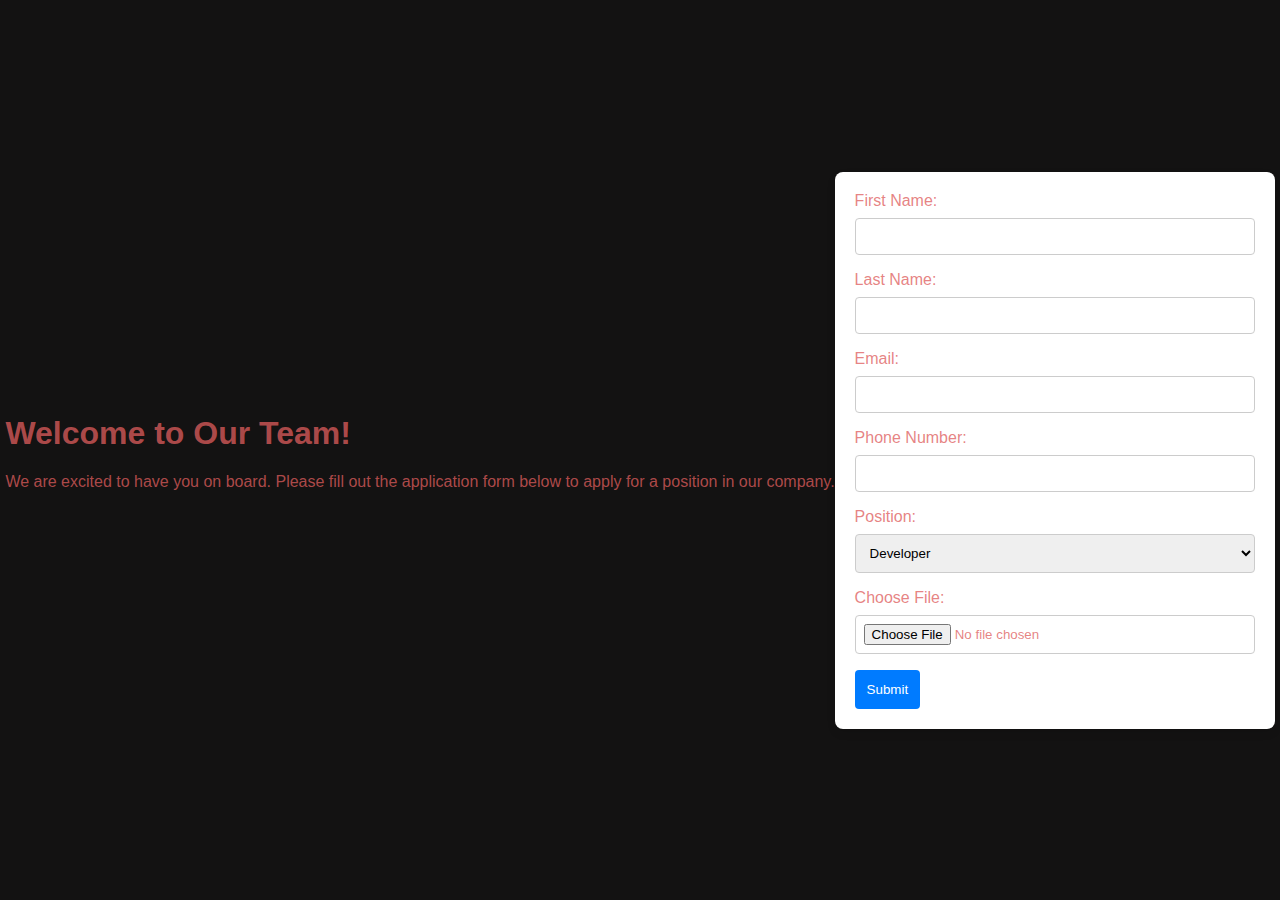
<file: PC TECH/apply.html>
<!DOCTYPE html>
<html lang="en">
<head>
    <meta charset="UTF-8">
    <meta name="viewport" content="width=device-width, initial-scale=1.0">
    <title>Application Form</title>
    <link rel="icon" href="images/logopc.png" type="image/x-icon">
    <style>
        body {
            font-family: Arial, sans-serif;
            margin: 0;
            padding: 0;
            background-color: #131212;
            color: #de5c5cc4;
            display: flex;
            justify-content: center;
            align-items: center;
            height: 100vh;
        }

        form {
            background-color: #fff;
            padding: 20px;
            border-radius: 8px;
            box-shadow: 0 4px 8px rgba(0, 0, 0, 0.1);
            max-width: 400px;
            width: 100%;
        }

        label {
            display: block;
            margin-bottom: 8px;
        }

        input, select {
            width: 100%;
            padding: 10px;
            margin-bottom: 16px;
            border: 1px solid #ccc;
            border-radius: 4px;
            box-sizing: border-box;
        }

        input[type="file"] {
            padding: 8px;
        }

        button {
            background-color: #007bff;
            color: white;
            padding: 12px;
            border: none;
            border-radius: 4px;
            cursor: pointer;
        }

        button:hover {
            background-color: #0056b3;
        }
    </style>
</head>
<body>

    <div>
        <h1>Welcome to Our Team!</h1>
        <p>We are excited to have you on board. Please fill out the application form below to apply 
            for a position in our company.</p>
    </div>

    <form>
        <label for="firstName">First Name:</label>
        <input type="text" id="firstName" name="firstName" required>

        <label for="lastName">Last Name:</label>
        <input type="text" id="lastName" name="lastName" required>

        <label for="email">Email:</label>
        <input type="email" id="email" name="email" required>

        <label for="phoneNumber">Phone Number:</label>
        <input type="tel" id="phoneNumber" name="phoneNumber" required>

        <label for="position">Position:</label>
        <select id="position" name="position" required>
            <option value="developer">Developer</option>
            <option value="designer">Designer</option>
            <option value="manager">Manager</option>
        </select>

        <label for="file">Choose File:</label>
        <input type="file" id="file" name="file">

        <button type="submit">Submit</button>
    </form>

</body>
</html>
</file>
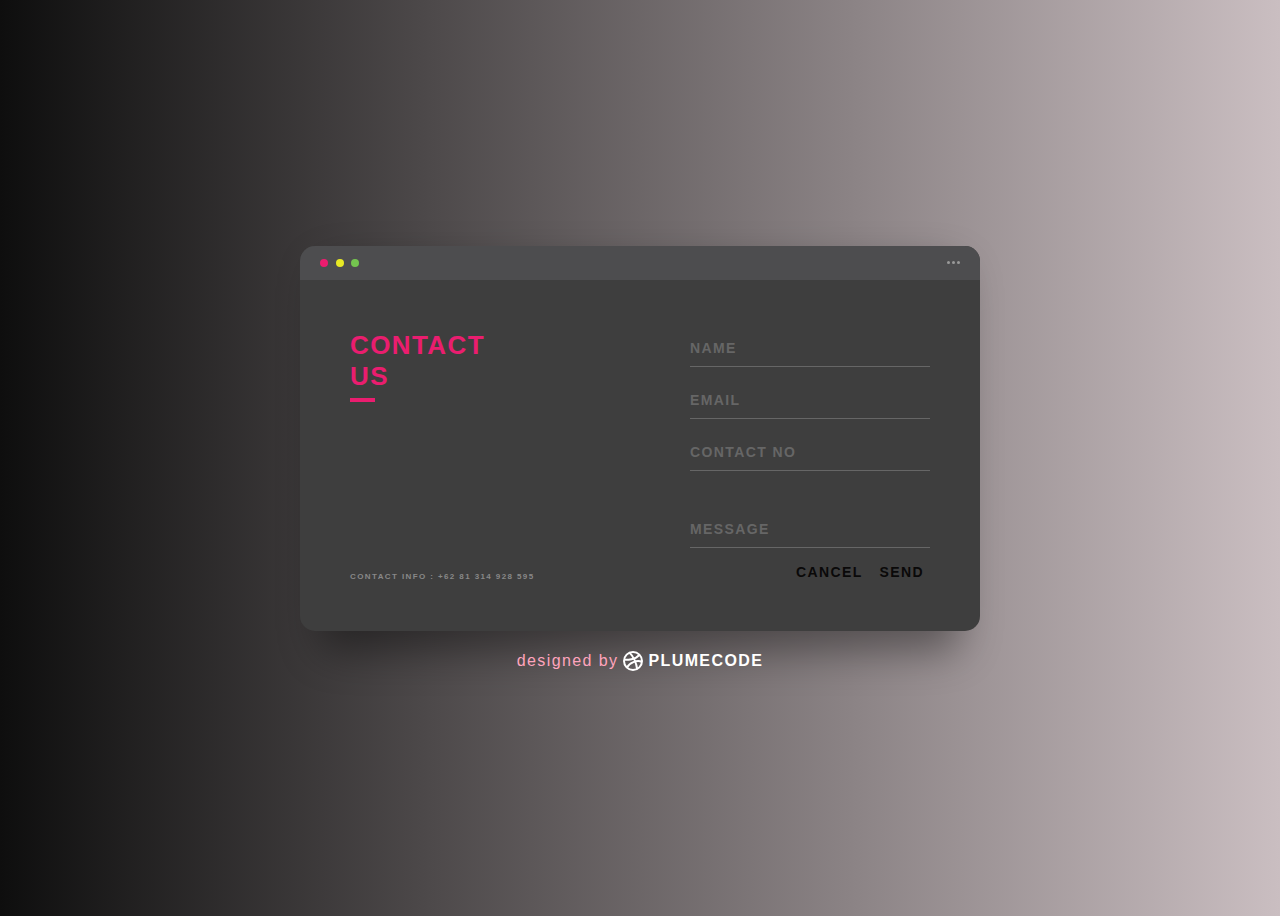
<file: PC TECH/contact.html>
<!DOCTYPE html>
<html lang="en">
<head>
    <meta charset="UTF-8">
    <meta name="viewport" content="width=device-width, initial-scale=1.0">
    <link rel="icon" href="images/logopc.png" type="image/x-icon">
    <title>contact</title>

    <style>
        *, *:before, *:after {
  box-sizing: border-box;
  -webkit-font-smoothing: antialiased;
  -moz-osx-font-smoothing: grayscale;
}

body {
  background: linear-gradient(to right, #0e0e0e 0%, #cabec1 100%);
  font-size: 12px;
}

body, button, input {
  font-family: 'Montserrat', sans-serif;
  font-weight: 700;
  letter-spacing: 1.4px;
}

.background {
  display: flex;
  min-height: 100vh;
}

.container {
  flex: 0 1 700px;
  margin: auto;
  padding: 10px;
}

.screen {
  position: relative;
  background: #3e3e3e;
  border-radius: 15px;
}

.screen:after {
  content: '';
  display: block;
  position: absolute;
  top: 0;
  left: 20px;
  right: 20px;
  bottom: 0;
  border-radius: 15px;
  box-shadow: 0 20px 40px rgba(0, 0, 0, .4);
  z-index: -1;
}

.screen-header {
  display: flex;
  align-items: center;
  padding: 10px 20px;
  background: #4d4d4f;
  border-top-left-radius: 15px;
  border-top-right-radius: 15px;
}

.screen-header-left {
  margin-right: auto;
}

.screen-header-button {
  display: inline-block;
  width: 8px;
  height: 8px;
  margin-right: 3px;
  border-radius: 8px;
  background: white;
}

.screen-header-button.close {
  background: #ed1c6f;
}

.screen-header-button.maximize {
  background: #e8e925;
}

.screen-header-button.minimize {
  background: #74c54f;
}

.screen-header-right {
  display: flex;
}

.screen-header-ellipsis {
  width: 3px;
  height: 3px;
  margin-left: 2px;
  border-radius: 8px;
  background: #999;
}

.screen-body {
  display: flex;
}

.screen-body-item {
  flex: 1;
  padding: 50px;
}

.screen-body-item.left {
  display: flex;
  flex-direction: column;
}

.app-title {
  display: flex;
  flex-direction: column;
  position: relative;
  color: #ea1d6f;
  font-size: 26px;
}

.app-title:after {
  content: '';
  display: block;
  position: absolute;
  left: 0;
  bottom: -10px;
  width: 25px;
  height: 4px;
  background: #ea1d6f;
}

.app-contact {
  margin-top: auto;
  font-size: 8px;
  color: #888;
}

.app-form-group {
  margin-bottom: 15px;
}

.app-form-group.message {
  margin-top: 40px;
}

.app-form-group.buttons {
  margin-bottom: 0;
  text-align: right;
}

.app-form-control {
  width: 100%;
  padding: 10px 0;
  background: none;
  border: none;
  border-bottom: 1px solid #666;
  color: #ddd;
  font-size: 14px;
  text-transform: uppercase;
  outline: none;
  transition: border-color .2s;
}

.app-form-control::placeholder {
  color: #666;
}

.app-form-control:focus {
  border-bottom-color: #ddd;
}

.app-form-button {
  background: none;
  border: none;
  color: #0a0909;
  font-size: 14px;
  cursor: pointer;
  outline: none;
}

.app-form-button:hover {
  color: #b9134f;
}

.credits {
  display: flex;
  justify-content: center;
  align-items: center;
  margin-top: 20px;
  color: #ffa4bd;
  font-family: 'Roboto Condensed', sans-serif;
  font-size: 16px;
  font-weight: normal;
}

.credits-link {
  display: flex;
  align-items: center;
  color: #fff;
  font-weight: bold;
  text-decoration: none;
}

.dribbble {
  width: 20px;
  height: 20px;
  margin: 0 5px;
}

@media screen and (max-width: 520px) {
  .screen-body {
    flex-direction: column;
  }

  .screen-body-item.left {
    margin-bottom: 30px;
  }

  .app-title {
    flex-direction: row;
  }

  .app-title span {
    margin-right: 12px;
  }

  .app-title:after {
    display: none;
  }
}

@media screen and (max-width: 600px) {
  .screen-body {
    padding: 40px;
  }

  .screen-body-item {
    padding: 0;
  }
}

    </style>
</head>
<body>
    
        <div class="background">
            <div class="container">
              <div class="screen">
                <div class="screen-header">
                  <div class="screen-header-left">
                    <div class="screen-header-button close"></div>
                    <div class="screen-header-button maximize"></div>
                    <div class="screen-header-button minimize"></div>
                  </div>
                  <div class="screen-header-right">
                    <div class="screen-header-ellipsis"></div>
                    <div class="screen-header-ellipsis"></div>
                    <div class="screen-header-ellipsis"></div>
                  </div>
                </div>
                <div class="screen-body">
                  <div class="screen-body-item left">
                    <div class="app-title">
                      <span>CONTACT</span>
                      <span>US</span>
                    </div>
                    <div class="app-contact">CONTACT INFO : +62 81 314 928 595</div>
                  </div>
                  <div class="screen-body-item">
                    <div class="app-form">
                      <div class="app-form-group">
                        <input class="app-form-control" placeholder="NAME" value="">
                      </div>
                      <div class="app-form-group">
                        <input class="app-form-control" placeholder="EMAIL">
                      </div>
                      <div class="app-form-group">
                        <input class="app-form-control" placeholder="CONTACT NO">
                      </div>
                      <div class="app-form-group message">
                        <input class="app-form-control" placeholder="MESSAGE">
                      </div>
                      <div class="app-form-group buttons">
                        <button class="app-form-button">CANCEL</button>
                        <button class="app-form-button">SEND</button>
                      </div>
                    </div>
                  </div>
                </div>
              </div>
              <div class="credits">
                designed by
                <a class="credits-link" href="https://dribbble.com/shots/2666271-Contact" target="_blank">
                  <svg class="dribbble" viewBox="0 0 200 200">
                    <g stroke="#ffffff" fill="none">
                      <circle cx="100" cy="100" r="90" stroke-width="20"></circle>
                      <path d="M62.737004,13.7923523 C105.08055,51.0454853 135.018754,126.906957 141.768278,182.963345" stroke-width="20"></path>
                      <path d="M10.3787186,87.7261455 C41.7092324,90.9577894 125.850356,86.5317271 163.474536,38.7920951" stroke-width="20"></path>
                      <path d="M41.3611549,163.928627 C62.9207607,117.659048 137.020642,86.7137169 189.041451,107.858103" stroke-width="20"></path>
                    </g>
                  </svg>
                  PLUMECODE
                </a>
              </div>
            </div>
          </div>

          <script src="SCRIPT.JS"></script>

</body>
</html>
</file>
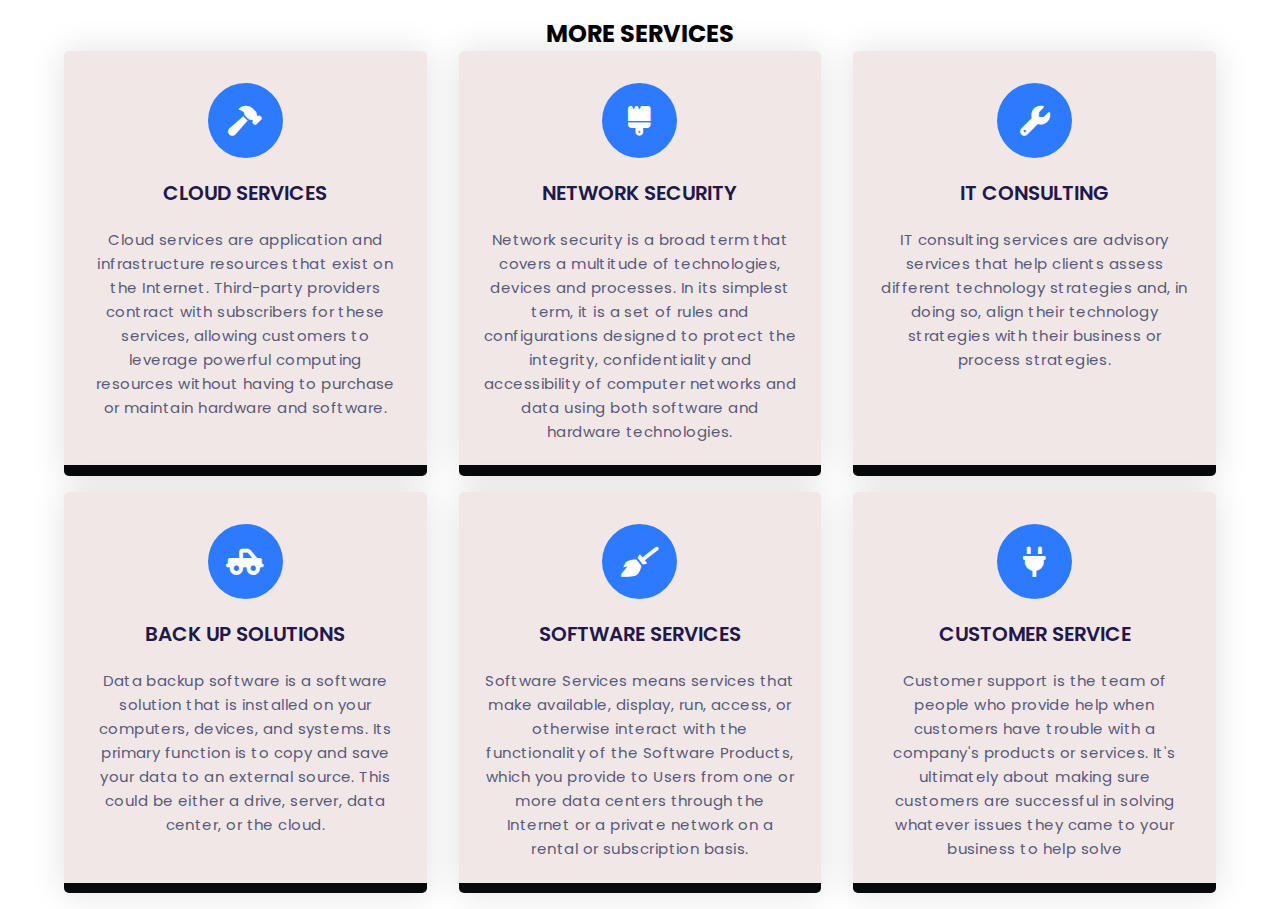
<file: PC TECH/services.html>
<!DOCTYPE html>
<html lang="en">
  <head>
    <meta name="viewport" content="width=device-width, initial-scale=1.0" />
    <title>Responsive Services Section</title>
    <link rel="icon" href="images/logopc.png" type="image/x-icon">
    <!-- Font Awesome CDN-->
    <link
      rel="stylesheet"
      href="https://cdnjs.cloudflare.com/ajax/libs/font-awesome/6.0.0-beta3/css/all.min.css"
    />
    <!-- Google Font -->
    <link
      href="https://fonts.googleapis.com/css2?family=Poppins:wght@400;500;600&display=swap"
      rel="stylesheet"
    />
    <!-- Stylesheet -->
    <style>
        * {
  padding: 0;
  margin: 0;
  box-sizing: border-box;
  font-family: "Poppins", sans-serif;
  
}
section {
  height: 100vh;
  width: 100%;
  display: grid;
  place-items: center;

}
.row {
  display: flex;
  flex-wrap: wrap;
}
.column {
  width: 100%;
  padding: 0 1em 1em 1em;
  text-align: center;
}
.card {
  width: 100%;
  height: 100%;
  padding: 2em 1.5em;
  background: linear-gradient(#f1e7e7 50%, #08090a 50%);
  background-size: 100% 200%;
  background-position: 0 2.5%;
  border-radius: 5px;
  box-shadow: 0 0 35px rgba(0, 0, 0, 0.12);
  cursor: pointer;
  transition: 0.5s;
}
h3 {
  font-size: 20px;
  font-weight: 600;
  color: #1f194c;
  margin: 1em 0;
}
p {
  color: #575a7b;
  font-size: 15px;
  line-height: 1.6;
  letter-spacing: 0.03em;
}
.icon-wrapper {
  background-color: #2c7bfe;
  position: relative;
  margin: auto;
  font-size: 30px;
  height: 2.5em;
  width: 2.5em;
  color: #ffffff;
  border-radius: 50%;
  display: grid;
  place-items: center;
  transition: 0.5s;
}
.card:hover {
  background-position: 0 100%;
}
.card:hover .icon-wrapper {
  background-color: #915252;
  color: #2c7bfe;
}
.card:hover h3 {
  color: #ffffff;
}
.card:hover p {
  color: #f0f0f0;
}
@media screen and (min-width: 768px) {
  section {
    padding: 0 2em;
  }
  .column {
    flex: 0 50%;
    max-width: 50%;
  }
}
@media screen and (min-width: 992px) {
  section {
    padding: 1em 3em;
  }
  .column {
    flex: 0 0 33.33%;
    max-width: 33.33%;
  }
}
    </style>
  </head>
  <body>
    <section>
      <div class="row">
        <h2 class="section-heading"> MORE SERVICES</h2>
      </div>
      <div class="row">
        <div class="column">
          <div class="card">
            <div class="icon-wrapper">
              <i class="fas fa-hammer"></i>
            </div>
            <h3>CLOUD SERVICES</h3>
            <p>
              Cloud services are application and infrastructure resources that exist on the Internet. 
              Third-party providers contract with subscribers for these services, allowing customers to leverage 
              powerful computing resources without having to purchase or maintain hardware and software.
            </p>
          </div>
        </div>
        <div class="column">
          <div class="card">
            <div class="icon-wrapper">
              <i class="fas fa-brush"></i>
            </div>
            <h3>NETWORK SECURITY</h3>
            <p>
              Network security is a broad term that covers a multitude of technologies, devices and processes. 
              In its simplest term, it is a set of rules and configurations designed to protect the integrity, 
              confidentiality and accessibility of computer networks and data using both software and hardware technologies.
            </p>
          </div>
        </div>
        <div class="column">
          <div class="card">
            <div class="icon-wrapper">
              <i class="fas fa-wrench"></i>
            </div>
            <h3>IT CONSULTING</h3>
            <p>
              IT consulting services are advisory services that help clients assess different technology strategies and, in doing so, 
              align their technology strategies with their business or process strategies.
            </p>
          </div>
        </div>
        <div class="column">
          <div class="card">
            <div class="icon-wrapper">
              <i class="fas fa-truck-pickup"></i>
            </div>
            <h3>BACK UP SOLUTIONS</h3>
            <p>
              Data backup software is a software solution that is installed on your computers, devices, and systems. 
              Its primary function is to copy and save your data to an external source. This could be either a drive, 
              server, data center, or the cloud.
            </p>
          </div>
        </div>
        <div class="column">
          <div class="card">
            <div class="icon-wrapper">
              <i class="fas fa-broom"></i>
            </div>
            <h3>SOFTWARE SERVICES</h3>
            <p>
              Software Services means services that make available, display, run, access, 
              or otherwise interact with the functionality of the Software Products,
               which you provide to Users from one or more data centers through the 
               Internet or a private network on a rental or subscription basis.
            </p>
          </div>
        </div>
        <div class="column">
          <div class="card">
            <div class="icon-wrapper">
              <i class="fas fa-plug"></i>
            </div>
            <h3>CUSTOMER SERVICE</h3>
            <p>
              Customer support is the team of people who provide help when customers have trouble with a company's products or services. 
              It's ultimately about making sure customers are successful in solving whatever issues they came to your business to help solve
            </p>
          </div>
        </div>
      </div>
    </section>
  </body>
</html>
</file>
